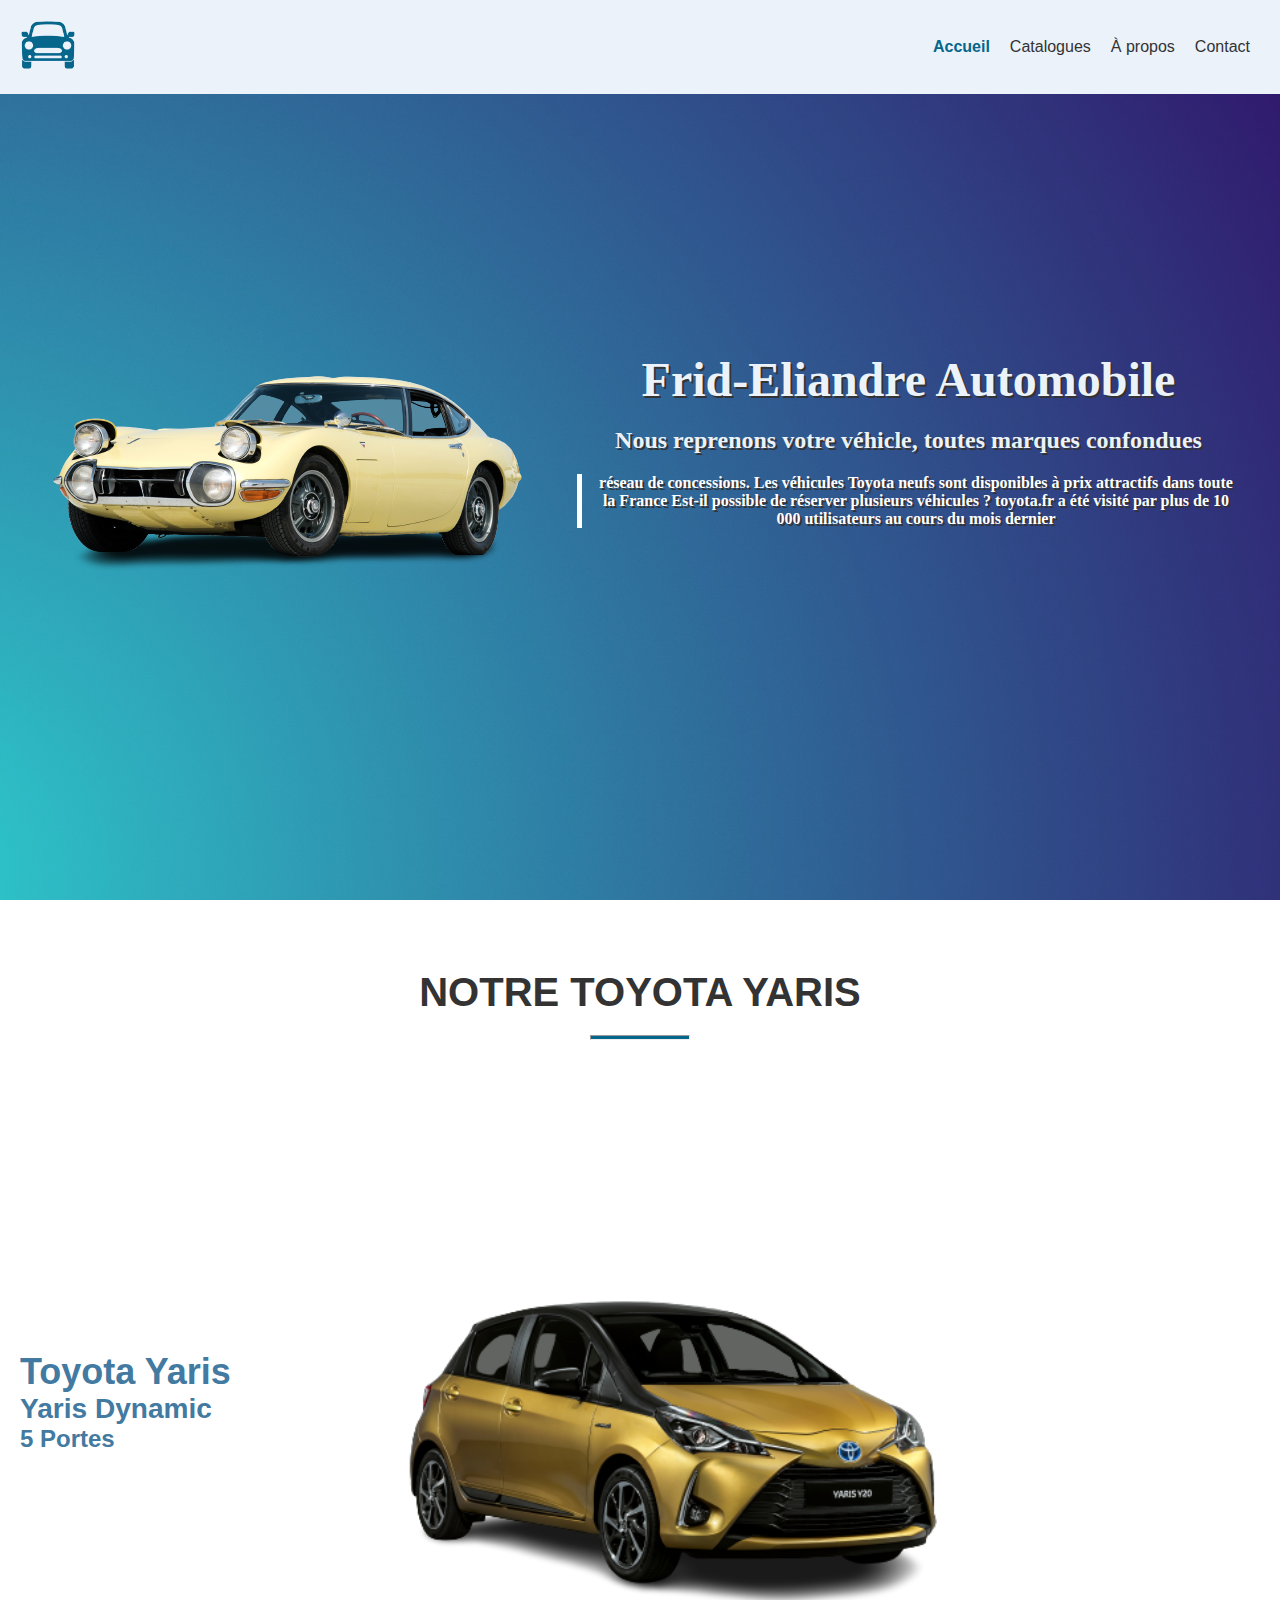
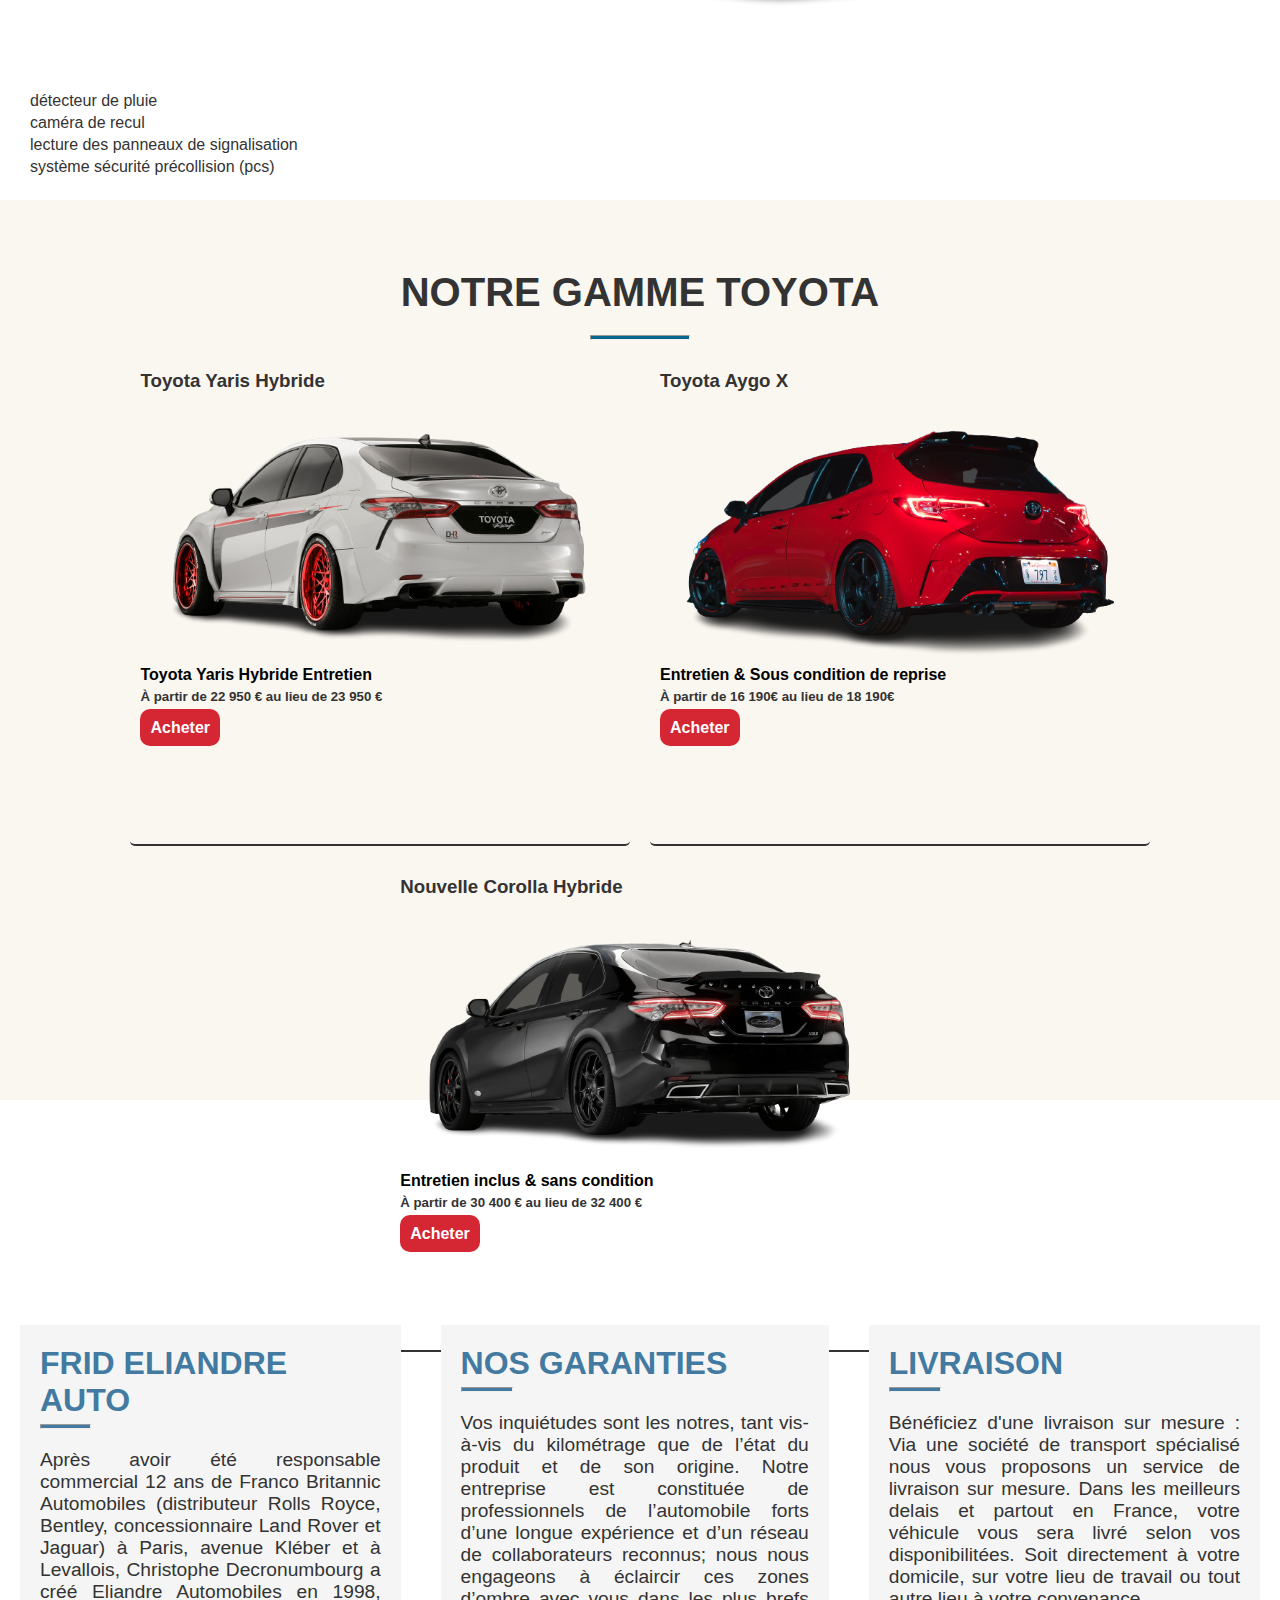
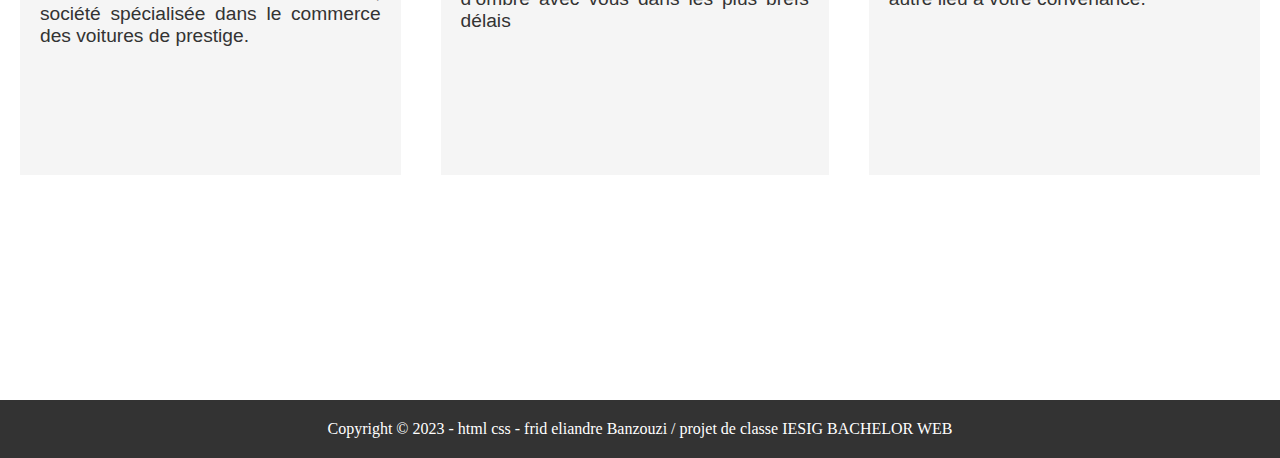
<file: index.html>
<!DOCTYPE html>
<html lang="en">
<head>
    <meta charset="UTF-8">
    <meta http-equiv="X-UA-Compatible" content="IE=edge">
    <meta name="viewport" content="width=device-width, initial-scale=1.0">

    <link rel="stylesheet" href="./assets/css/auto.css">
    <link rel="shortcut icon" href="./assets/pictures/LogoMakr-6iJiULblanc.png" type="image/x-icon">
    <link rel="stylesheet" href="./assets/css/responsive.css">
    <title>accueil</title>
 
</head>
<body>
    <!-- DEBUT HEADER  -->
    <header>
        <nav>
          <div class="logo">
            <a href="#"><img src="./assets/pictures/LogoMakr-6iJiUL.png" alt="Logo"></a>
          </div>
          <ul>
            <li ><a href="#" class="active">Accueil</a></li>
            <li><a href="./pages/catalogues.html">Catalogues</a></li>
            <li><a href="./pages/apropos.html">À propos</a></li>
            <li><a href="./pages/contact.html">Contact</a></li>
          </ul>
        </nav>

        <div class="banner">
            <img src="./assets/pictures/cinq_bis.png" alt="" sizes="" srcset="">
            <div>
                <h1>Frid-Eliandre Automobile</h1> 
                <h5>Nous reprenons votre véhicle, toutes marques confondues</h5>
                <h6>réseau de concessions. Les véhicules Toyota neufs sont disponibles à prix attractifs dans toute la France

                    Est-il possible de réserver plusieurs véhicules ?
                    
                    toyota.fr a été visité par plus de 10 000 utilisateurs au cours du mois dernier</h6>
            </div>                      
        </div>

    </header>
      

    <!-- FIN HEADER  -->


    <!-- DEBUT CORPS --> 
    <section >
        <div class="corps">

            <div>
                <h1>Notre Toyota yaris </h1>
                <hr>
            </div>
            <div class="toyota_yaris">
                
                <div class="un">
                        <h2>toyota yaris</h2>
                        <h3>yaris Dynamic </h3>
                        <h4>5 portes</h4>
                </div>
                <img src="./assets/pictures/yaris.png" alt="" srcset="">
                <div class="deux">
                    <ol>
                        <li> Détecteur de pluie</li>
                        <li>Caméra de recul</li>
                        <li>Lecture des panneaux de signalisation</li>
                        <li>Système sécurité précollision (PCS)</li>
                                           
                    </ol>
                </div>
            </div>
        </div>

        <div class="game_toyota">
            <div>
                <h1>Notre gamme toyota </h1>
                <hr>
            </div>

            <div class="list_voitures">
                <div class="list_voitures_items" >
                    <h3>Toyota Yaris Hybride</h3>
                    <img src="./assets/pictures/deux.png" alt="yaris" srcset="">
                    <h4>Toyota Yaris Hybride Entretien</h4>
                    <h5>À partir de 22 950 € au lieu de 23 950 € </h5>
                    <a href="./pages/vente.html" rel="noopener noreferrer">Acheter</a>
                </div>

                <div class="list_voitures_items" >
                    <h3>Toyota Aygo X</h3>
                    <img src="./assets/pictures/un.png" alt="corona" srcset="">
                    <h4>Entretien & Sous condition de reprise</h4>
                    <h5>À partir de 16 190€ au lieu de 18 190€ </h5>
                    <a href="./pages/vente.html" rel="noopener noreferrer">Acheter  </a>
                </div>
                <div class="list_voitures_items" >
                    <h3>Nouvelle Corolla Hybride</h3>
                    <img src="./assets/pictures/trois.png" alt="" srcset="">
                    <h4>Entretien inclus & sans condition</h4>
                    <h5>À partir de 30 400 € au lieu de 32 400 €
                    </h5>
                    <a href="./pages/vente.html" rel="noopener noreferrer">Acheter</a>
                </div>
            </div>

            <div class="catalogues">
                <a href="./pages/catalogues.html">voir le catalogues </a>
            </div>
        </div>

        <div class="nous">
            <div class="nous_items">
                <h1>FRID ELIANDRE AUTO </h1>
                <hr>
                <p>Après avoir été responsable commercial 12 ans de Franco Britannic Automobiles 
                    (distributeur Rolls Royce, Bentley, concessionnaire Land Rover et Jaguar) 
                    à Paris, avenue Kléber et à Levallois, Christophe Decronumbourg a créé 
                    Eliandre Automobiles en 1998, société spécialisée dans le 
                    commerce des voitures de prestige.
                </p>
            </div>

            <div class="nous_items">
                <h1>NOS GARANTIES</h1>
                <hr>
                <p>Vos inquiétudes sont les notres, tant vis-à-vis du kilométrage que de l’état du produit et de son origine.
                     Notre entreprise est constituée de professionnels de 
                     l’automobile forts d’une longue expérience et d’un réseau de collaborateurs reconnus; 
                    nous nous engageons à éclaircir ces zones d’ombre avec vous dans les plus brefs délais
                </p>
            </div>

            <div class="nous_items">
                <h1>LIVRAISON</h1>
                <hr>
                <p>Bénéficiez d'une livraison sur mesure : Via une société de transport spécialisé nous 
                    vous proposons un service de livraison sur mesure. Dans les meilleurs delais et partout en France, 
                    votre véhicule vous sera livré selon vos disponibilitées. 
                    Soit directement à votre domicile, sur votre lieu de travail ou tout autre lieu à votre convenance.
                </p>
            </div>

        </div>
    </section>

    <footer>
        <p>Copyright © 2023 - html css - frid eliandre Banzouzi / projet de classe IESIG BACHELOR WEB </p>
    </footer>

    <!-- FIN CORPS --> 
     
</body>
</html>
</file>
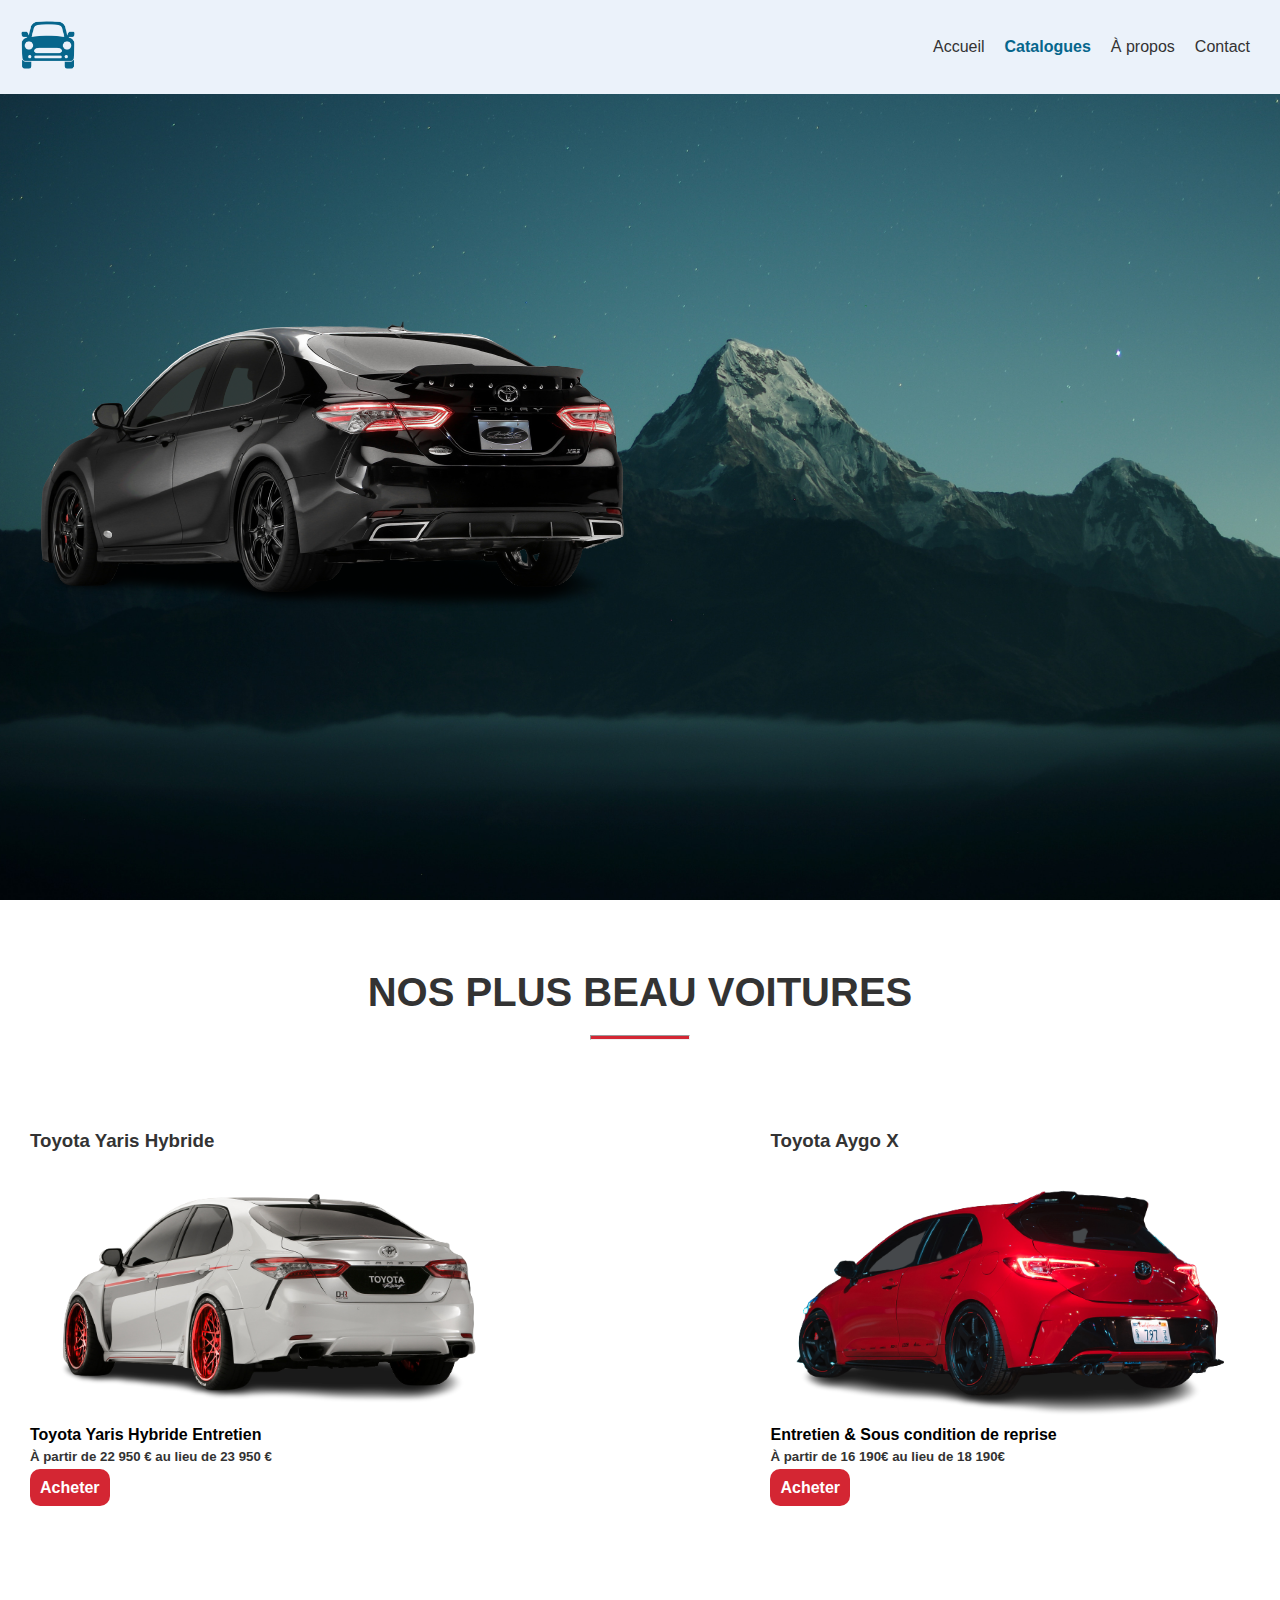
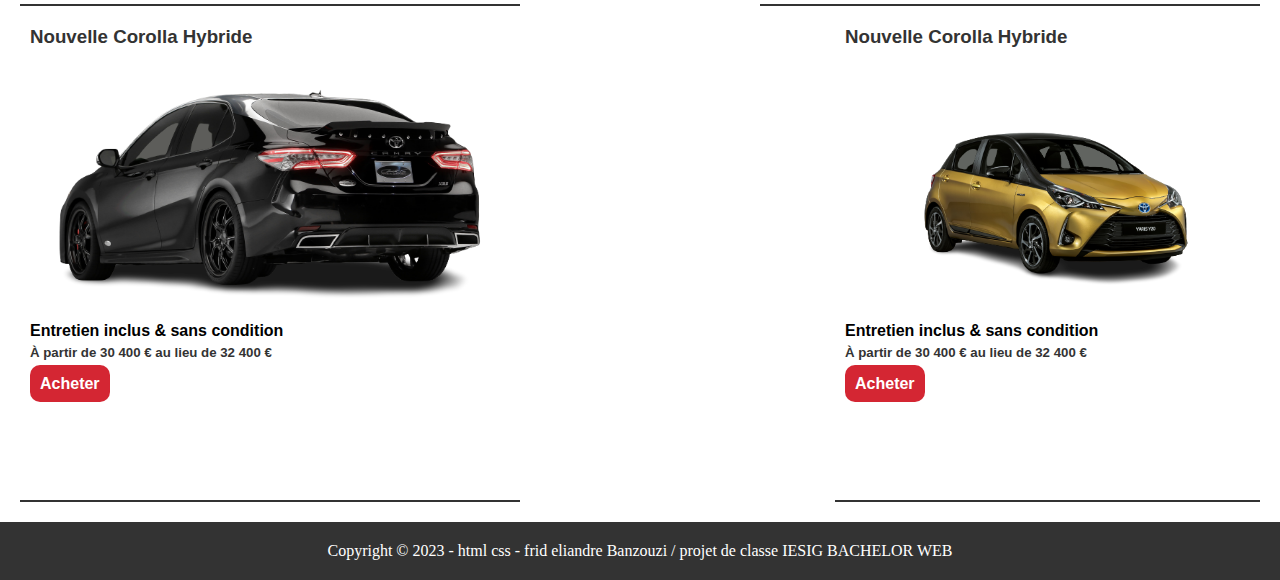
<file: pages/catalogues.html>
<!DOCTYPE html>
<html lang="en">
<head>
    <meta charset="UTF-8">
    <meta http-equiv="X-UA-Compatible" content="IE=edge">
    <meta name="viewport" content="width=device-width, initial-scale=1.0">
    <link rel="stylesheet" href="../assets/css/auto.css">
    <link rel="stylesheet" href="../assets/css/catalogue.css">
    <link rel="shortcut icon" href="../assets/pictures/LogoMakr-6iJiULblanc.png" type="image/x-icon">

    
    <title>catalogues</title>
</head>
<body>
    <header>
        <nav>
          <div class="logo">
            <a href="#"><img src="../assets/pictures/LogoMakr-6iJiUL.png" alt="Logo"></a>
          </div>
          <ul>
            <li ><a href="../index.html">Accueil</a></li>
            <li><a href="#"  class="active">Catalogues</a></li>
            <li><a href="./apropos.html">À propos</a></li>
            <li><a href="./contact.html">Contact</a></li>
          </ul>
        </nav>

        <div class="banner">
            <img src="../assets/pictures/trois.png" alt="" sizes="" srcset="">
            <!-- <img src="../assets/pictures/un.png" alt="" sizes="" srcset="">          -->
        </div>

    </header>

    <div class="catalogues_selection">
        <div>
            <h1>nos plus beau voitures </h1>
            <hr>
        </div>
        
        <div class="catalogues_list_voitures">
                <div class="catalogues_list_voitures_items" >
                    <h3>Toyota Yaris Hybride</h3>
                    <img src="../assets/pictures/deux.png" alt="yaris" srcset="">
                    <h4>Toyota Yaris Hybride Entretien</h4>
                    <h5>À partir de 22 950 € au lieu de 23 950 € </h5>
                    <a href="./vente.html" target="_blank" rel="noopener noreferrer">Acheter</a>
                </div>

                <div class="catalogues_list_voitures_items" >
                    <h3>Toyota Aygo X</h3>
                    <img src="../assets/pictures/un.png" alt="corona" srcset="">
                    <h4>Entretien & Sous condition de reprise</h4>
                    <h5>À partir de 16 190€ au lieu de 18 190€ </h5>
                    <a href="./vente.html" target="_blank" rel="noopener noreferrer">Acheter  </a>
                </div>
                <div class="catalogues_list_voitures_items" >
                    <h3>Nouvelle Corolla Hybride</h3>
                    <img src="../assets/pictures/trois.png" alt="" srcset="">
                    <h4>Entretien inclus & sans condition</h4>
                    <h5>À partir de 30 400 € au lieu de 32 400 €
                    </h5>
                    <a href="./vente.html" target="_blank" rel="noopener noreferrer">Acheter</a>
                </div>

                <div class="catalogues_list_voitures_items" >
                    <h3>Nouvelle Corolla Hybride</h3>
                    <img src="../assets/pictures/yaris.png " alt="" srcset="">
                    <h4>Entretien inclus & sans condition</h4>
                    <h5>À partir de 30 400 € au lieu de 32 400 €
                    </h5>
                    <a href="./vente.html" target="_blank" rel="noopener noreferrer">Acheter</a>
                </div>

                
            </div>

    </div>
    

    
    <footer>
        <p>Copyright © 2023 - html css - frid eliandre Banzouzi / projet de classe IESIG BACHELOR WEB </p>
    </footer>
</body>
</html>
</file>
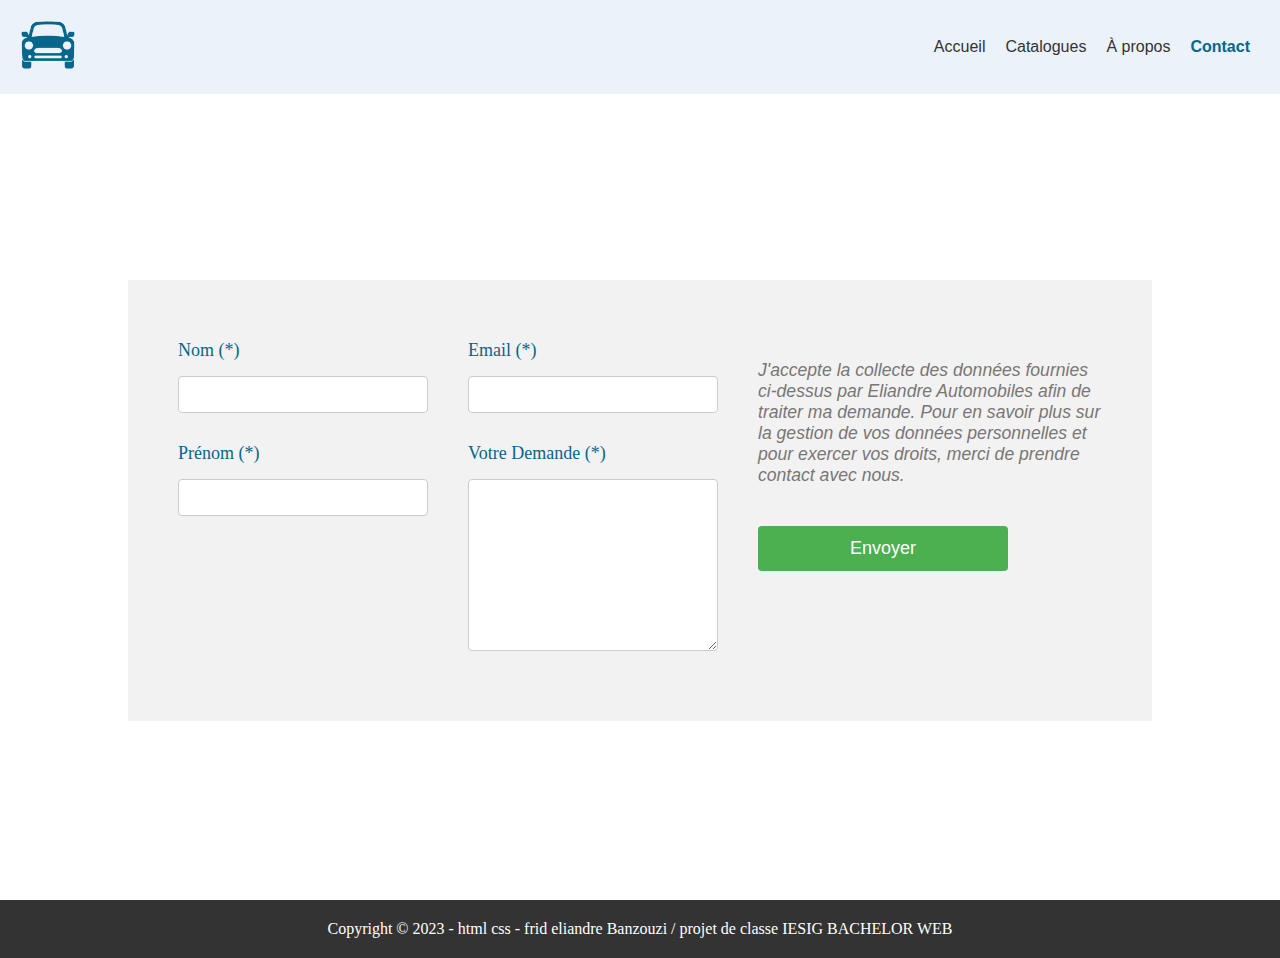
<file: pages/contact.html>
<!DOCTYPE html>
<html lang="fr">
<head>
    <meta charset="UTF-8">
    <meta http-equiv="X-UA-Compatible" content="IE=edge">
    <meta name="viewport" content="width=device-width, initial-scale=1.0">
    <title>Contact</title>

    <link rel="stylesheet" href="../assets/css/auto.css">
    <link rel="stylesheet" href="../assets/css/contact.css">
    <link rel="shortcut icon" href="../assets/pictures/LogoMakr-6iJiULblanc.png" type="image/x-icon">
    
</head>
<body>
    <header>
        <nav>
          <div class="logo">
            <a href="#"><img src="../assets/pictures/LogoMakr-6iJiUL.png" alt="Logo"></a>
          </div>
          <ul>
            <li ><a href="../index.html" >Accueil</a></li>
            <li><a href="./catalogues.html">Catalogues</a></li>
            <li><a href="./apropos.html" >À propos</a></li>
            <li><a href="#" class="active">Contact</a></li>
          </ul>
        </nav>

        <div class="banner_contact">
          <form action="" method="post">

              <div class="main_contact">

                  <div class="container_items">
                      <div class="items">
                        <label for="nom">nom (*)</label>
                        <input type="text" name="nom" id="" required>
                      </div>

                      <div class="items">
                        <label for="prenom">prénom (*)</label>
                        <input type="text" name="prenom" id="" required>
                      </div>

                  </div> 

                  <div class="container_items">
                    <div class="items">
                      <label for="mail">email (*)</label>
                      <input type="email" name="mail" id="" required>
                    </div>

                    <div class="items">
                      <label for="demande">votre demande (*)</label>
                      <textarea name="demande" id="" cols="30" rows="10" required></textarea>
                    </div>    

                  </div>

                  <div class="container_items">
                    <div class="items">
                      
                      <p>J'accepte la collecte des données fournies ci-dessus par Eliandre Automobiles 
                        afin de traiter ma demande. Pour en savoir plus sur la gestion de vos données 
                        personnelles et pour exercer vos droits, merci de prendre contact avec nous. <p>

                        <input type="submit" name="" id="" value="Envoyer">   
                    </div>                                    
                  </div>
                  
                  
                </div>

              </div> 
              
          </form>                        
        </div>

    </header>
    <footer>
        <p>Copyright © 2023 - html css - frid eliandre Banzouzi / projet de classe IESIG BACHELOR WEB </p>
    </footer>
</body>
</html>
</file>
<file: assets/css/auto.css>
:root{
    
    --bleue_base:#06668C;
    --bleue_second:#427AA1;
    --blanc:#EBF2FA;
    --blanc-claire:#fff;
    --vert_base:#679436;
    --vert_second:#A4BD01;
    --gris:#333;
    --gris-claire:#ddd;
    --ecart-haute:50px;

    /* autres fonds*/
    --fond1:rgb(252, 246, 246);
    --fond2:#f6fbfd;
    --fond3:#faf6f0;

    --rouge:#D42633;
    --autre-blanc:#f2f2f2;

    --logo-couleur:#ebf2fa;
}

*{
  box-sizing: border-box;
  padding: 0;
  margin: 0;

}
 
@import url('https://fonts.googleapis.com/css2?family=Roboto&display=swap');

@import url('https://fonts.googleapis.com/css2?family=Lato:ital,wght@0,300;0,400;0,700;1,100;1,300;1,400&display=swap');
 

/* header */


  
  
    nav {
      
        display: flex;
        justify-content: space-between;
        align-items: center;
        padding: 20px;

        font-family: 'Roboto', sans-serif;
        background-color: var(--blanc);
        position: fixed;
        top: 0;
        left: 0;
        right: 0;
        z-index: 999;
    }
    
    .logo img {
        height: 50px;
    }
    
    ul {
        display: flex;
        list-style: none;
        margin: 0;
        padding: 0;
    }
    
    li {
        margin: 0 10px;
    }
    
    a {
        text-decoration: none;
        color: var(--gris);
    }
    .active{
        color: var(--bleue_base) !important;
        font-weight: bold;
    }


    .banner {
        background-image: url("../pictures/fonds/luke-chesser-pJadQetzTkI-unsplash.jpg ");
        background-size: cover;
        background-position: center center;
        height: 100vh;
        display: flex;
        justify-content: center;
        align-items: center;
        justify-content: space-between;

        padding-right: 40px;
      }
      
      .banner h1 {
        color: var(--blanc);
        font-size: 3rem;
        text-align: center;
        text-shadow: 2px 2px var(--gris);
        margin-bottom: 20px;
      }
      
      .banner h5{       
        color: var(--blanc);
        font-size: 1.5rem;
        text-align: center;
        text-shadow: 2px 2px var(--gris);
        margin-bottom: 20px;
      }
      .banner h6{
        color: var(--blanc-claire);
        font-size: 1rem;
        text-align: center;
        text-shadow: 2px 2px var(--gris);
        border-left: var(--blanc-claire) 5px solid;
        padding-left: 10px;
        margin-bottom: 20px;
    }

/* DEBUT DE CORPS   */  


    .corps{
      background-size: cover;
      background-position: center center;
      height: 100vh;
      display: flex;
      flex-direction: column;
      /* justify-content: center; */
      /* align-items: center; */
      justify-content: space-between;

      padding: 20px;
      background-color: var(--blanc-claire);
    }

    .corps h1 {
      font-family: 'Cantarell', sans-serif;
      margin-top: var(--ecart-haute);
      color: var(--gris);
      font-size: 2.5rem;
      text-align: center;
      text-transform: uppercase;
    }
    .corps hr {
     width:8% ;
     height: 5px;
     background-color: var(--bleue_base);
     text-align: center;
     margin:20px auto;
    }

    .toyota_yaris{
      display: flex;
      justify-content: flex-start;
      flex-wrap: wrap;
      margin-top: var(--ecart-haute);
      gap: 20px;
      align-items: center;
    }

    .toyota_yaris img{
      height: 60vh;
    }
    .toyota_yaris .un {
      text-transform: capitalize;
      font-size: 1.5rem;
      font-family: 'Lato', sans-serif;
      color: var(--bleue_second);
    }
    .toyota_yaris .deux {
      text-transform: lowercase;
      font-size: 1rem;
      font-family: 'Lato', sans-serif;
      
    }

    .toyota_yaris .deux ol {
      list-style: none;
      color: var(--gris);
      
    }
    .toyota_yaris .deux ol li {
    margin-bottom: 4px;
        
    }


/* FIN DE CORPS   */

/* DEBUT DE GAME */
.game_toyota{
  background-size: cover;
  background-position: center center;
  height: 100vh;
  /* display: flex;
  flex-direction: column; */
  /* justify-content: center; */
  align-items: center;
  /* justify-content: space-between; */

  padding: 20px;
  background-color : var(--fond3);
}

  .game_toyota h1 {
    font-family: 'Cantarell', sans-serif;
    margin-top: var(--ecart-haute);
    color: var(--gris);
    font-size: 2.5rem;
    text-align: center;
    text-transform: uppercase;
  }
  .game_toyota hr {
  width:8% ;
  height: 5px;
  background-color: var(--bleue_base);
  text-align: center;
  margin:20px auto;
  }

  .game_toyota .list_voitures{

    display: flex;
    flex-direction: row;
    align-items: center;
    flex-wrap: wrap;
    justify-content: center;
    gap: 20px;
    

  }
  .list_voitures_items{
    font-family: 'Lato', sans-serif;
    height: 54vh;
    border-radius: 5px;
    border-bottom: var(--gris) 2px solid;
    padding: 10px;
    color: var(--gris);
    
  }
  .list_voitures_items h3{
  font-family: 'Lato', sans-serif;
  color: var(--gris);
    
  }
  .list_voitures_items h4{
    font-family: 'Lato', sans-serif;
    color:black;    
  }
  .list_voitures_items h5{
    padding-top: 5px;
    font-family: 'Lato', sans-serif;
    color:var(--gris);    
  }

  .list_voitures_items img{
    height: 30vh;
  }
  .list_voitures_items:hover{
    background-color: var(--blanc-claire);
    border-bottom: var(--rouge) 2px solid;
  }
  .list_voitures_items:hover h3{
  color: var(--rouge);
  }

  .list_voitures_items a{
    position:relative;
    top:15px;
     border-radius: 10px;
    padding: 10px;
    text-transform: capitalize;
    font-weight: bold;
    background-color: var(--rouge);
    color: var(--blanc-claire);
    

}
.list_voitures_items a:hover{
  border: 1px var(--rouge) solid ;
  border-radius: 10px;
  color: var(--rouge);
  background-color: var(--blanc-claire);
  -webkit-border-radius: 10px;
  -moz-border-radius: 10px;
  -ms-border-radius: 10px;
  -o-border-radius: 10px;
}

.catalogues{
  font-family: 'Cantarell', sans-serif;
  
  font-size: 1rem;
  text-align: center;
  text-transform: uppercase;
  border-radius: 20px;
  border: 1px var(--rouge) solid ;
  margin: var(--ecart-haute) auto;
  width: 20%;
  padding: 10px;
  
}

.catalogues:hover{
  font-weight: bold;
  color: var(--rouge)!important;
}
/* FIN DE GAMMES */
.nous{
  
  background-size: cover;
  background-position: center center;
  height: 100vh;
  display: flex;
  /* flex-direction: column; */
  justify-content: center;
  align-items: center;
  justify-content: space-between;
  padding: 20px;
  background-color: var(--blanc-claire);
  gap: 40px;
}

  .nous .nous_items{
    font-family: 'Lato', sans-serif;
    height: 50vh;
    padding: 20px;
    color: var(--gris);
    background-color: #f5f5f5;
  }

  .nous .nous_items h1{
  margin-bottom: 5px;
  color: var(--bleue_second);
  }
  .nous .nous_items hr{
  height: 5px;
  width: 15%;
  background-color: var(--bleue_second);
  margin-bottom: 20px;
  }

  .nous .nous_items p{
    font-size: 1.2rem;
    text-align: justify;
    }
/* FIN NOUS */

/* FOOTER */
footer {
  background-color: #333; /* couleur de fond noire */
  color: #fff; /* couleur de texte blanche */
  padding: 20px; /* espace intérieur de 20 pixels */
  text-align: center; /* centrage horizontal du contenu */
    /* position fixe en bas de la page */
  left: 0; /* alignement à gauche */
  bottom: 0; /* alignement en bas */
  width: 100%; /* largeur de 100% */
}

  /* @media only screen and (max-width: 768px) {
    nav {
      flex-direction: column;
      align-items: flex-start;
    }
    .logo {
      margin-bottom: 20px;
    }
    ul {
      margin: 0;
    }
    li {
      margin: 10px 0;
    }
  }
   */
</file>
<file: assets/css/responsive.css>
@media only screen and (max-width: 900px) {
    *{
        padding: 0;
        margin: 0;
        box-sizing: border-box;
        max-height: fit-content;
        overflow: scroll;
    }

    nav {
        display: flex;
        justify-content: flex-start;
        flex-direction: row;
        /* align-items: center; */
        gap: 20px;
        padding: 20px;

        font-family: 'Roboto', sans-serif;
        background-color: var(--blanc);
        position: fixed;
        top: 0;
        left: 0;
        right: 0;
        z-index: 999;

        width: 100%;
    }
    .logo {
      margin-bottom: 20px;
    }
    ul {
      margin: 0;
    }
    li {
      margin: 10px 0;
    }

    ul {
        display: flex;
        list-style: none;
        flex-direction: row;
        /* justify-content: flex-end; */
        margin: 0;
        padding: 0;
        gap: 20px;
    }

    .banner {
        background-image: url("../pictures/fonds/luke-chesser-pJadQetzTkI-unsplash.jpg ");
        background-size: cover;
        background-position: center center;
        height: fit-content;
        display: flex;
        flex-direction: column;
        justify-content: center;
        align-items: center;
        /* justify-content: space-between; */

        padding-right: 20px;
      }

      .banner h1 {
        color: var(--blanc);
        font-size: 2rem;
        text-align: center;
        text-shadow: 2px 2px var(--gris);
        margin-bottom: 10px;
      }
      
      .banner h5{       
        color: var(--blanc);
        font-size: 1.2rem;
        text-align: center;
        text-shadow: 2px 2px var(--gris);
        margin-bottom: 20px;
      }
      .banner h6{
        color: var(--blanc-claire);
        font-size: 1rem;
        text-align: center;
        /* text-shadow: 2px 2px var(--gris); */
        /* border-top: var(--blanc-claire) 1px solid !important; */
        padding-left: 10px;
        margin-left: 20px;
    }

    /* DEBUT DE CORPS   */  


    .corps{
        background-size: cover;
        background-position: center center;
        height: fit-content;
        display: flex;
        flex-direction: column;
        /* justify-content: center; */
        /* align-items: center; */
        justify-content: space-between;
  
        padding: 20px;
        background-color: var(--blanc-claire);
    } 

        .toyota_yaris{
      display: flex;
      justify-content: flex-start;
      flex-direction: column;       
    }

     .toyota_yaris img{
      height: 40vh;
    }

        .toyota_yaris .un {
      text-transform: capitalize;
      font-size: 1.2rem;
      font-family: 'Lato', sans-serif;
      color: var(--bleue_second);
    }
    .toyota_yaris .deux {
      text-transform: lowercase;
      font-size: 1rem;
      font-family: 'Lato', sans-serif;
      
    }
/* DEBUT DE GAME */
.game_toyota{
    background-size: cover;
    background-position: center center;
    height: fit-content;
    /* display: flex;
    flex-direction: column; */
    /* justify-content: center; */
    align-items: center;
    /* justify-content: space-between; */
  
    padding: 20px;
    background-color : var(--fond3);
  }

    .game_toyota .list_voitures{

        display: flex;
        flex-direction: column;
        align-items: center;
        flex-wrap: wrap;
        justify-content: center;
        gap: 30px;
        
      }
        .list_voitures_items{
        font-family: 'Lato', sans-serif;
        height: 40vh;
        padding: 10px;
        color: var(--gris);

        border-bottom: 1px white  solid !important;
        
    }
    .list_voitures_items img{
        height: 25vh;
      }



      .catalogues{
        font-family: 'Cantarell', sans-serif;
        
        font-size: 1rem;
        text-align: center;
        text-transform: uppercase;
        border-radius: 20px;
        border: 1px var(--rouge) solid ;
        margin: var(--ecart-haute) auto;
        width: 30%;
        padding: 10px;
        
      }

      .nous{
  
        background-size: cover;
        background-position: center center;
        height: fit-content;
        display: flex;
        flex-direction: column;
        justify-content: center;
        align-items: center;
        justify-content: space-between;
        padding: 20px;
        background-color: var(--blanc-claire);
        gap: 40px;
      }

      .nous .nous_items{
        font-family: 'Lato', sans-serif;
        height: 20vh;
        padding: 20px;
        color: var(--gris);
        background-color: #f5f5f5;
      }







  }


/* TELEPHONE */


@media only screen and (max-width: 768px) {
    nav {
        display: flex;
        justify-content: flex-start;
        flex-direction: row;
        /* align-items: center; */
        gap: 20px;
        padding: 20px;

        font-family: 'Roboto', sans-serif;
        background-color: var(--blanc);
        position: fixed;
        top: 0;
        left: 0;
        right: 0;
        z-index: 999;

        width: 100%;
    }
    .logo {
      margin-bottom: 20px;
    }
    ul {
      margin: 0;
    }
    li {
      margin: 10px 0;
    }

    ul {
        display: flex;
        list-style: none;
        flex-direction: row;
        /* justify-content: flex-end; */
        margin: 0;
        padding: 0;
        gap: 20px;
    }
  }
</file>
<file: assets/css/catalogue.css>
.banner {
    background-image: url("../pictures/fonds/daniel-leone-v7daTKlZzaw-unsplash.jpg  "); 
  
  }

.catalogues_selection{

    width: 100%;
    display: flex;
    flex-direction: column;
    /* justify-content: center; */
    /* align-items: center; */
    justify-content: space-between;

    padding: 20px;
    background-color: var(--blanc-claire);
    margin: 0;
    
}

.catalogues_selection h1 {
    font-family: 'Cantarell', sans-serif;
    margin-top: var(--ecart-haute);
    color: var(--gris);
    font-size: 2.5rem;
    text-align: center;
    text-transform: uppercase;
  }

  .catalogues_selection hr {
   width:8% ;
   height: 5px;
   background-color: var(--rouge);
   text-align: center;
   margin:20px auto;
  }

     .catalogues_list_voitures{
      display: flex;
      justify-content: space-between;
      flex-wrap: wrap;
      margin-top: var(--ecart-haute);    
      align-items: center;
      width: 100%;
      height: fit-content;
    } 

    
  .catalogues_list_voitures_items{
    font-family: 'Lato', sans-serif;
    height: 54vh;
    border-bottom: var(--gris) 2px solid;
    padding: 10px;
    color: var(--gris);
    margin-top: 10px;
    
  }
  .catalogues_list_voitures_items h3{
  font-family: 'Lato', sans-serif;
  color: var(--gris);
    
  }
  .catalogues_list_voitures_items h4{
    font-family: 'Lato', sans-serif;
    color:black;    
  }
  .catalogues_list_voitures_items h5{
    padding-top: 5px;
    font-family: 'Lato', sans-serif;
    color:var(--gris);    
  }

  .catalogues_list_voitures_items img{
    height: 30vh;
  }
  .catalogues_list_voitures_items:hover{
    background-color: var(--blanc-claire);
    border-bottom: var(--rouge) 2px solid;
  }
  .catalogues_list_voitures_items:hover h3{
  color: var(--rouge);
  }

  .catalogues_list_voitures_items a{
    position:relative;
    top:15px;
     border-radius: 10px;
    padding: 10px;
    text-transform: capitalize;
    font-weight: bold;
    background-color: var(--rouge);
    color: var(--blanc-claire);
    

}
.catalogues_list_voitures_items a:hover{
  border: 1px var(--rouge) solid ;
  border-radius: 10px;
  color: var(--rouge);
  background-color: var(--blanc-claire);
  -webkit-border-radius: 10px;
  -moz-border-radius: 10px;
  -ms-border-radius: 10px;
  -o-border-radius: 10px;
}
</file>
<file: assets/css/contact.css>
form {
    display: flex;
    flex-direction: column;
    align-items: center;
  }
  
  label {
    margin-top: 10px;
    font-size: 18px;
  }
  
  input[type="text"],
  input[type="email"],
  textarea {
    width: 100%;
    padding: 10px;
    margin-top: 5px;
    margin-bottom: 20px;
    border: 1px solid #ccc;
    border-radius: 4px;
    box-sizing: border-box;
  }
  
  input[type="submit"] {
    background-color: #4CAF50;
    color: white;
    font-size: 18px;
    padding: 12px 20px;
    border: none;
    border-radius: 4px;
    cursor: pointer;
  }
  
  input[type="submit"]:hover {
    background-color: #45a049;
  }

  .banner_contact{
    background-color: var(--blanc-claire);
    background-size: cover;
    background-position: center center;
    height: 100vh;
    display: flex;
    justify-content: center;
    align-items: center;
    justify-content: center;
    gap:50px;
    /* padding: 100px; */
    
  }
  /* .banner img{
    height: 70vh;
  }

  .banner .mon_formulaire{
    height: 50vh;
  } */
  .main_contact{
    display: flex;
    flex-direction: row;
    gap: 40px;
    width: 80%;
    background-color: #f2f2f2;
    padding: 50px;
    margin-top: 100px;
  }

  .main_contact .items{
    display: flex;
    flex-direction: column;
    gap: 10px;
    
  }

  .main_contact .items label{
    text-transform: capitalize;
    color: var(--bleue_base);
  }
  .container_items{
    display: flex;
    flex-direction: column;
    /* gap: 5px; */
    /* border: #45a049 1px solid; */
  }

  .main_contact .items input, textarea{
      width: 250px;
  }

  .container_items_souhait{
    display: flex;
    flex-direction: column;
    /* gap: 5px; */
    /* border: #45a049 1px solid; */
  }

  .items p{
    padding-top: 30px;
    color:#797676 ;
    font-family: 'lato', sans-serif;
    font-size: 1.1rem;
    font-style: italic;
  }
</file>
